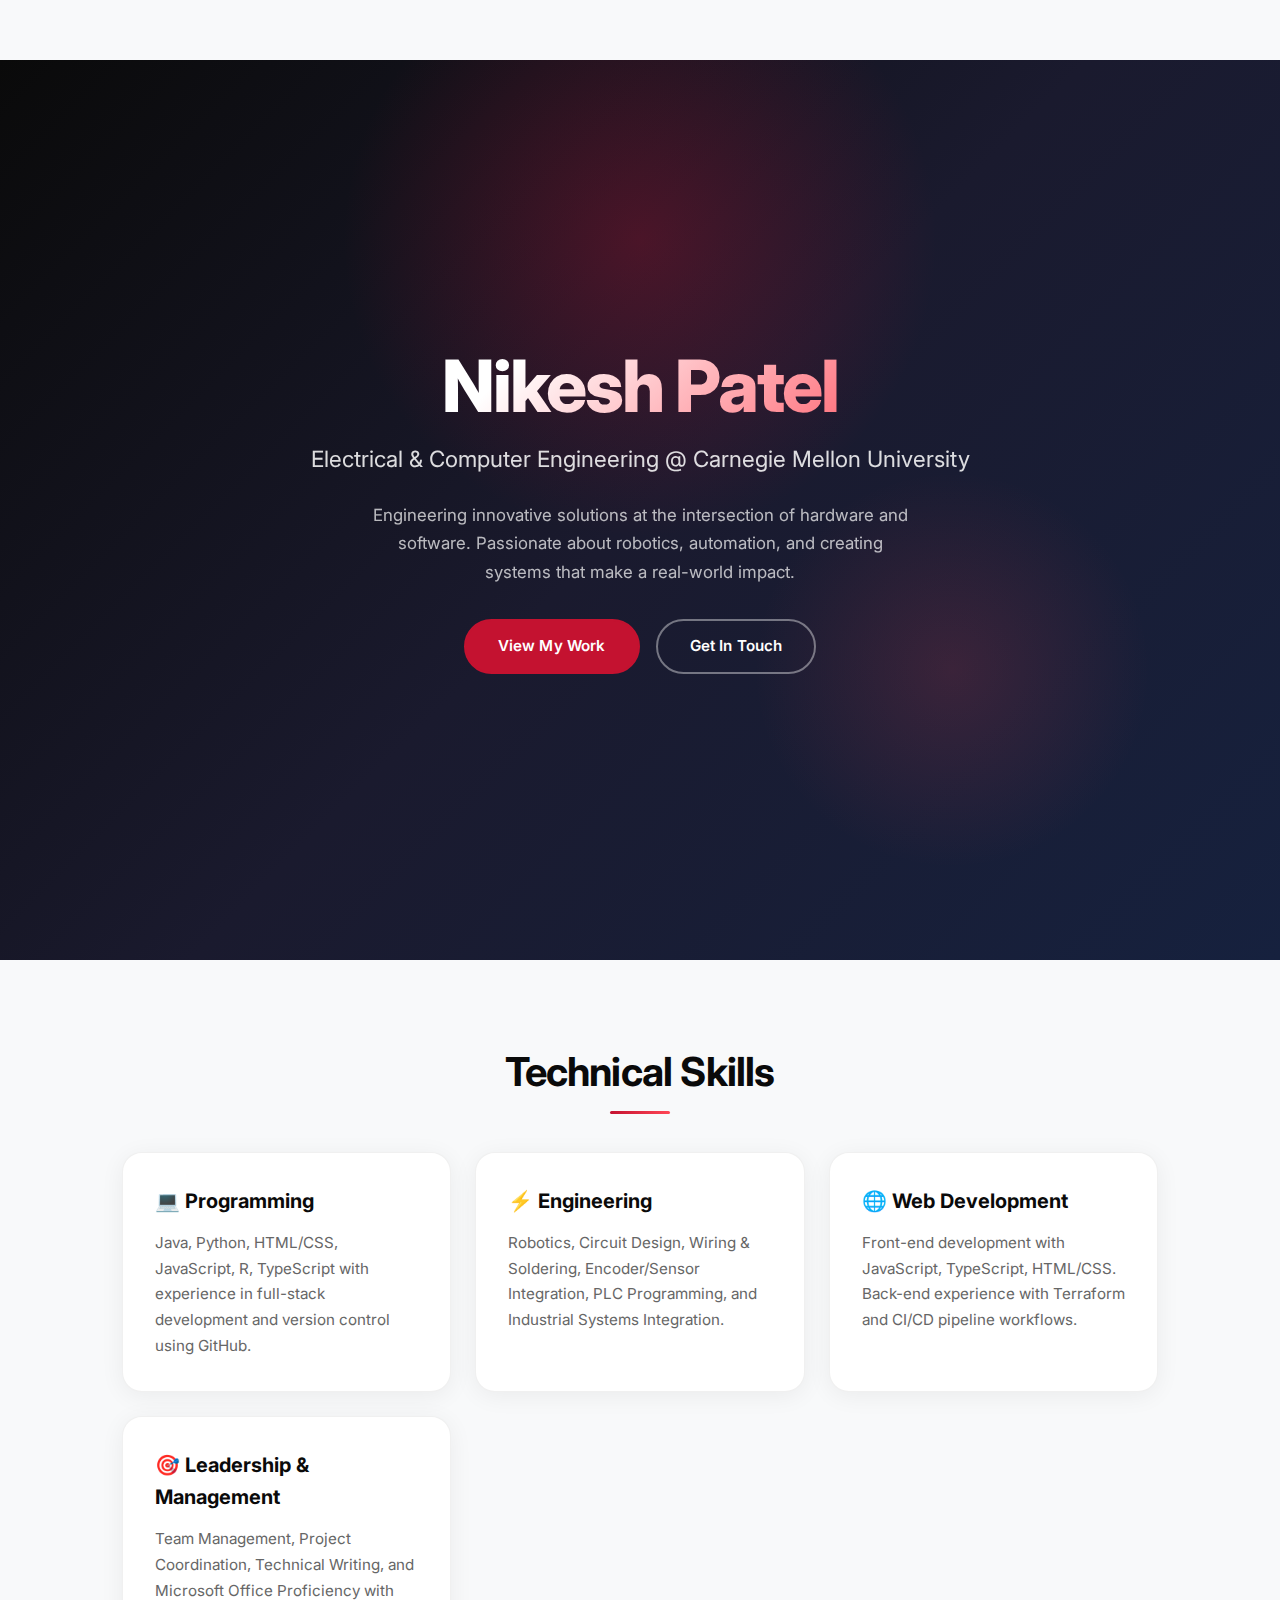
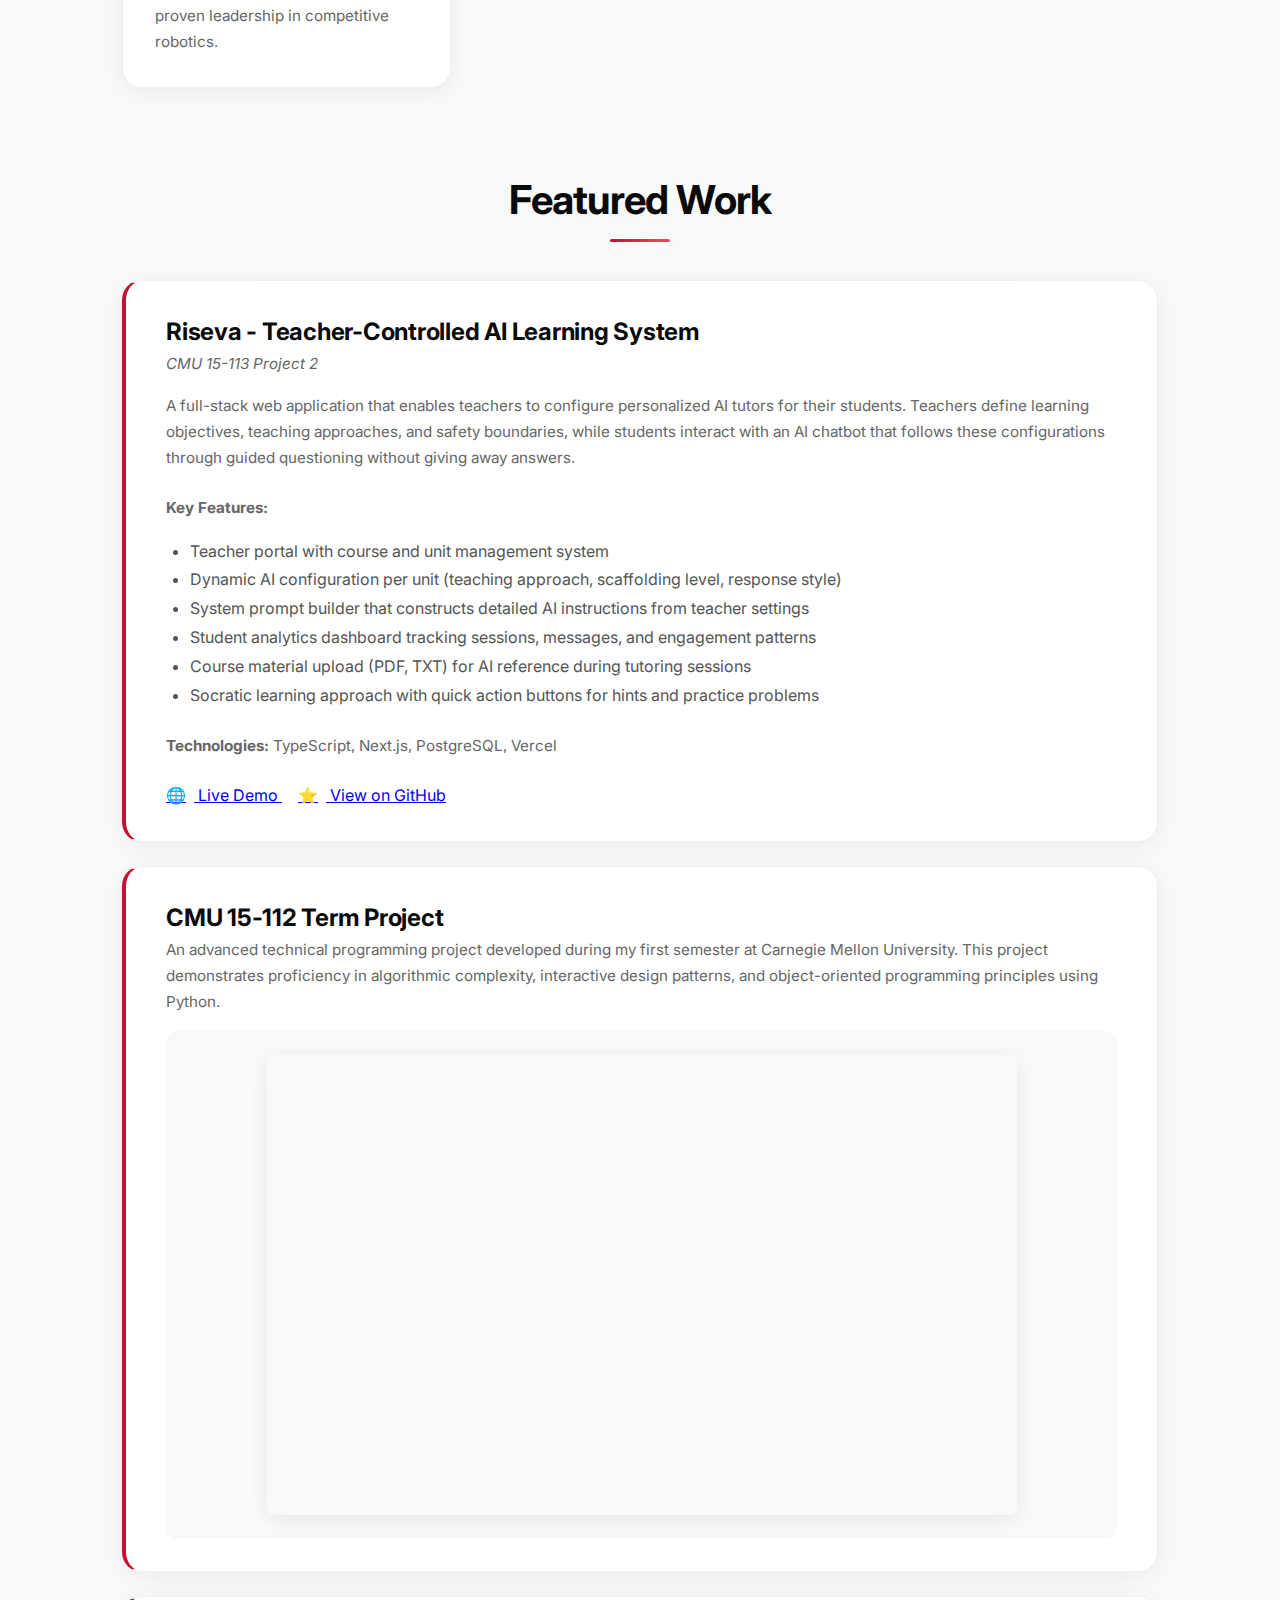
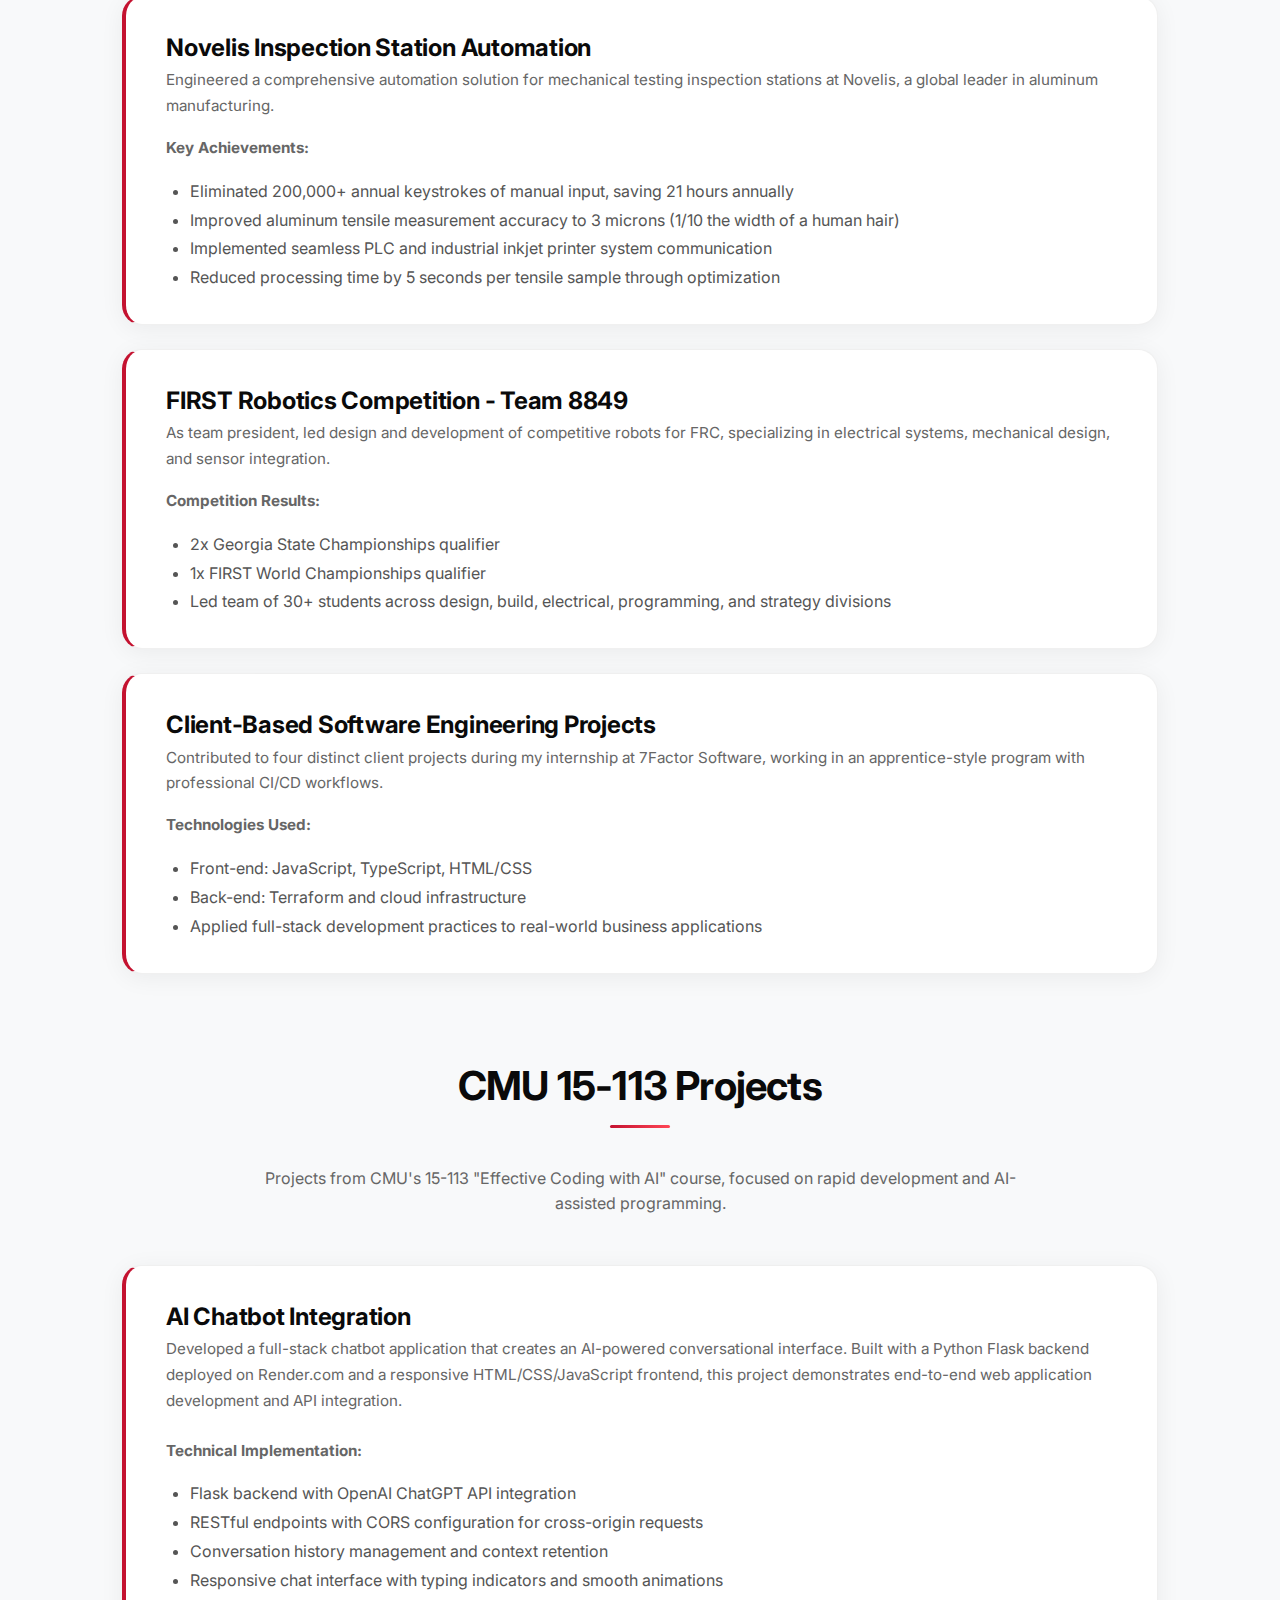
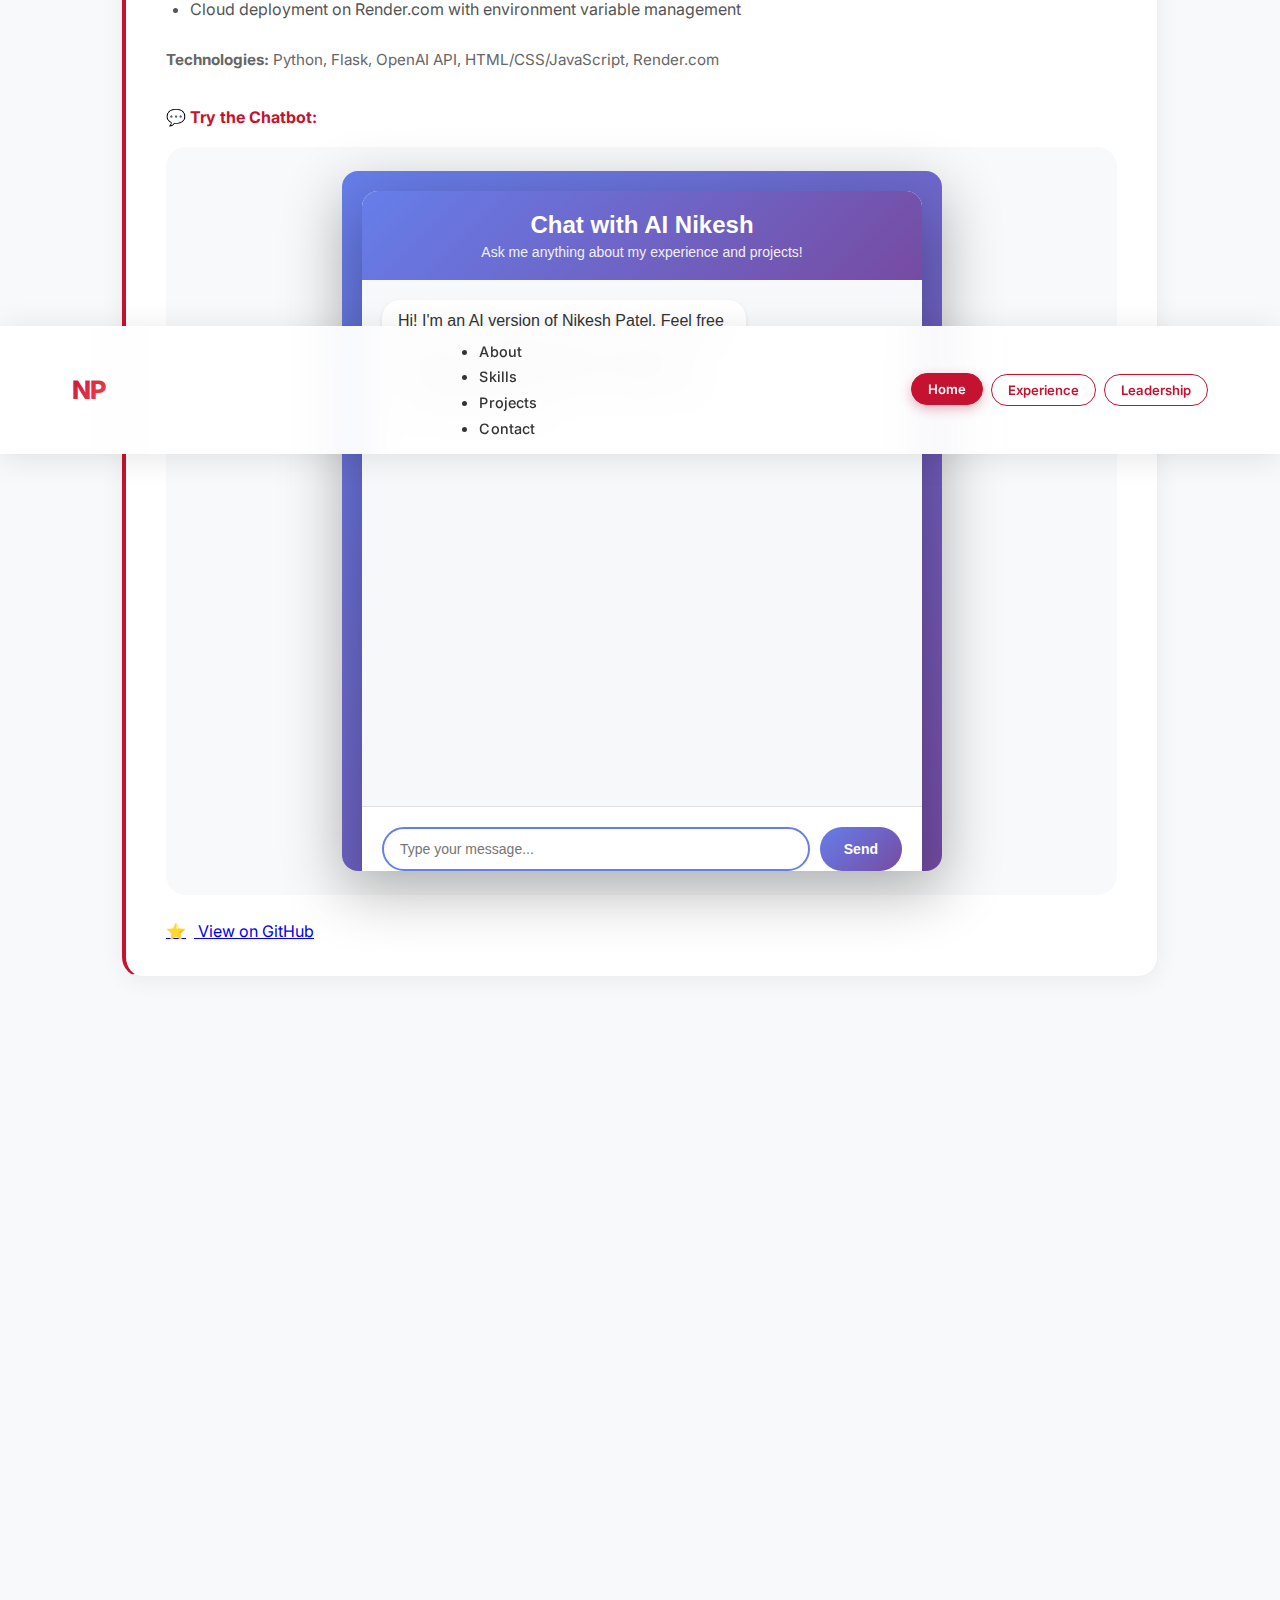
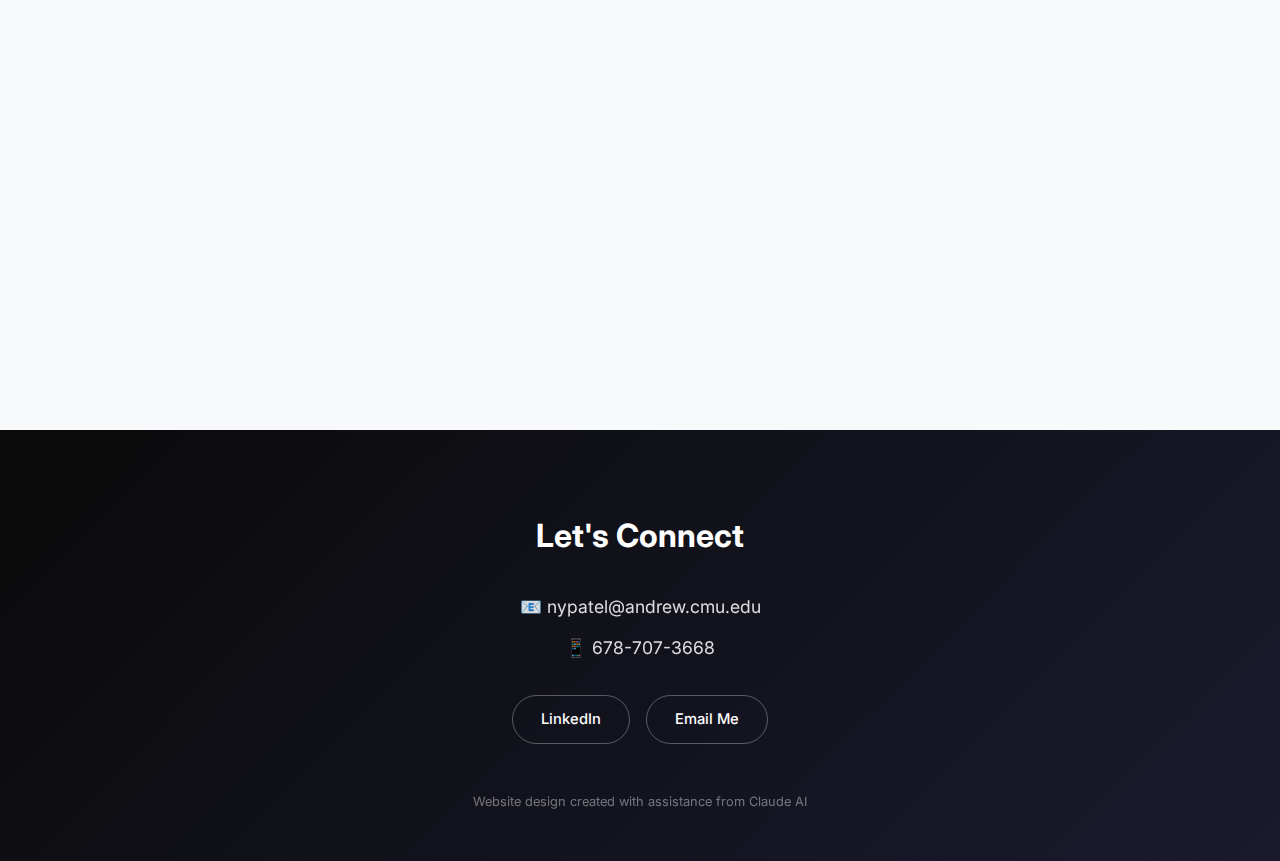
<file: index.html>
<!DOCTYPE html>
<html lang="en">
<head>
    <meta charset="UTF-8">
    <meta name="viewport" content="width=device-width, initial-scale=1.0">
    <title>Nikesh Patel | ECE Portfolio</title>
    <link rel="stylesheet" href="style.css">
</head>
<body>
<nav id="navbar">
    <div class="nav-container">
        <div class="logo" onclick="showPage('home')">NP</div>
        <button class="mobile-menu-btn">☰</button>
        <ul>
            <li><a href="#" onclick="scrollToSection('about')">About</a></li>
            <li><a href="#" onclick="scrollToSection('skills')">Skills</a></li>
            <li><a href="#" onclick="scrollToSection('projects')">Projects</a></li>
            <li><a href="#" onclick="scrollToSection('contact')">Contact</a></li>
        </ul>
        <div class="page-selector">
            <button class="page-btn active" onclick="showPage('home')">Home</button>
            <button class="page-btn" onclick="showPage('experience')">Experience</button>
            <button class="page-btn" onclick="showPage('leadership')">Leadership</button>
        </div>
    </div>
</nav>

<!-- Home Page -->
<div id="home" class="page active">
    <header id="about">
        <div class="hero-content">
            <h1>Nikesh Patel</h1>
            <p class="subtitle">Electrical & Computer Engineering @ Carnegie Mellon University</p>
            <p class="bio">Engineering innovative solutions at the intersection of hardware and software. Passionate about robotics, automation, and creating systems that make a real-world impact.</p>
            <div class="cta-buttons">
                <a href="#" onclick="scrollToSection('projects')" class="cta-btn cta-primary">View My Work</a>
                <a href="#" onclick="scrollToSection('contact')" class="cta-btn cta-secondary">Get In Touch</a>
            </div>
        </div>
    </header>

    <section id="skills">
        <h2>Technical Skills</h2>
        <div class="skills-grid">
            <div class="skill-card">
                <h3>💻 Programming</h3>
                <p>Java, Python, HTML/CSS, JavaScript, R, TypeScript with experience in full-stack development and version control using GitHub.</p>
            </div>
            <div class="skill-card">
                <h3>⚡ Engineering</h3>
                <p>Robotics, Circuit Design, Wiring & Soldering, Encoder/Sensor Integration, PLC Programming, and Industrial Systems Integration.</p>
            </div>
            <div class="skill-card">
                <h3>🌐 Web Development</h3>
                <p>Front-end development with JavaScript, TypeScript, HTML/CSS. Back-end experience with Terraform and CI/CD pipeline workflows.</p>
            </div>
            <div class="skill-card">
                <h3>🎯 Leadership & Management</h3>
                <p>Team Management, Project Coordination, Technical Writing, and Microsoft Office Proficiency with proven leadership in competitive robotics.</p>
            </div>
        </div>
    </section>

    <section id="projects">
        <h2>Featured Work</h2>

        <div class="project-card">
            <h3>Riseva - Teacher-Controlled AI Learning System</h3>
            <p><em>CMU 15-113 Project 2</em></p>
            <p>A full-stack web application that enables teachers to configure personalized AI tutors for their students. Teachers define learning objectives, teaching approaches, and safety boundaries, while students interact with an AI chatbot that follows these configurations through guided questioning without giving away answers.</p>

            <p style="margin-top: 1.5rem;"><strong>Key Features:</strong></p>
            <ul style="color: #555; line-height: 1.8; margin-left: 1.5rem; margin-top: 0.5rem;">
                <li>Teacher portal with course and unit management system</li>
                <li>Dynamic AI configuration per unit (teaching approach, scaffolding level, response style)</li>
                <li>System prompt builder that constructs detailed AI instructions from teacher settings</li>
                <li>Student analytics dashboard tracking sessions, messages, and engagement patterns</li>
                <li>Course material upload (PDF, TXT) for AI reference during tutoring sessions</li>
                <li>Socratic learning approach with quick action buttons for hints and practice problems</li>
            </ul>

            <p style="margin-top: 1.5rem;"><strong>Technologies:</strong> TypeScript, Next.js, PostgreSQL, Vercel</p>

            <div style="margin-top: 1.5rem;">
                <a href="https://test-seven-rouge-40.vercel.app" target="_blank" class="github-btn" style="margin-right: 1rem;">
                    <span style="margin-right: 0.5rem;">🌐</span> Live Demo
                </a>
                <a href="https://github.com/nypatel1/test.git" target="_blank" class="github-btn">
                    <span style="margin-right: 0.5rem;">⭐</span> View on GitHub
                </a>
            </div>
        </div>

        <div class="project-card">
            <h3>CMU 15-112 Term Project</h3>
            <p>An advanced technical programming project developed during my first semester at Carnegie Mellon University. This project demonstrates proficiency in algorithmic complexity, interactive design patterns, and object-oriented programming principles using Python.</p>
            <div class="iframe-container">
                <iframe width="750" height="460" src="https://academy.cs.cmu.edu/sharing/plumCamel562081/embed" frameborder="0"></iframe>
            </div>
        </div>

        <div class="project-card">
            <h3>Novelis Inspection Station Automation</h3>
            <p>Engineered a comprehensive automation solution for mechanical testing inspection stations at Novelis, a global leader in aluminum manufacturing.</p>
            <p><strong>Key Achievements:</strong></p>
            <ul style="color: #555; line-height: 1.8; margin-left: 1.5rem;">
                <li>Eliminated 200,000+ annual keystrokes of manual input, saving 21 hours annually</li>
                <li>Improved aluminum tensile measurement accuracy to 3 microns (1/10 the width of a human hair)</li>
                <li>Implemented seamless PLC and industrial inkjet printer system communication</li>
                <li>Reduced processing time by 5 seconds per tensile sample through optimization</li>
            </ul>
        </div>

        <div class="project-card">
            <h3>FIRST Robotics Competition - Team 8849</h3>
            <p>As team president, led design and development of competitive robots for FRC, specializing in electrical systems, mechanical design, and sensor integration.</p>
            <p><strong>Competition Results:</strong></p>
            <ul style="color: #555; line-height: 1.8; margin-left: 1.5rem;">
                <li>2x Georgia State Championships qualifier</li>
                <li>1x FIRST World Championships qualifier</li>
                <li>Led team of 30+ students across design, build, electrical, programming, and strategy divisions</li>
            </ul>
        </div>

        <div class="project-card">
            <h3>Client-Based Software Engineering Projects</h3>
            <p>Contributed to four distinct client projects during my internship at 7Factor Software, working in an apprentice-style program with professional CI/CD workflows.</p>
            <p><strong>Technologies Used:</strong></p>
            <ul style="color: #555; line-height: 1.8; margin-left: 1.5rem;">
                <li>Front-end: JavaScript, TypeScript, HTML/CSS</li>
                <li>Back-end: Terraform and cloud infrastructure</li>
                <li>Applied full-stack development practices to real-world business applications</li>
            </ul>
        </div>
    </section>

    <section id="cmu-projects">
        <h2>CMU 15-113 Projects</h2>
        <p style="text-align: center; color: #666; max-width: 800px; margin: 0 auto 3rem;">
            Projects from CMU's 15-113 "Effective Coding with AI" course, focused on rapid development and AI-assisted programming.
        </p>

        <div class="project-card">
            <h3>AI Chatbot Integration</h3>
            <p>Developed a full-stack chatbot application that creates an AI-powered conversational interface. Built with a Python Flask backend deployed on Render.com and a responsive HTML/CSS/JavaScript frontend, this project demonstrates end-to-end web application development and API integration.</p>

            <p style="margin-top: 1.5rem;"><strong>Technical Implementation:</strong></p>
            <ul style="color: #555; line-height: 1.8; margin-left: 1.5rem; margin-top: 0.5rem;">
                <li>Flask backend with OpenAI ChatGPT API integration</li>
                <li>RESTful endpoints with CORS configuration for cross-origin requests</li>
                <li>Conversation history management and context retention</li>
                <li>Responsive chat interface with typing indicators and smooth animations</li>
                <li>Cloud deployment on Render.com with environment variable management</li>
            </ul>

            <p style="margin-top: 1.5rem;"><strong>Technologies:</strong> Python, Flask, OpenAI API, HTML/CSS/JavaScript, Render.com</p>

            <div style="margin-top: 2rem; margin-bottom: 1.5rem;">
                <h4 style="color: var(--cmu-red); margin-bottom: 1rem;">💬 Try the Chatbot:</h4>
                <div class="chatbot-container">
                    <iframe
                            src="chat.html"
                            style="width: 100%; max-width: 600px; height: 700px; border: none; border-radius: 16px; box-shadow: 0 20px 60px rgba(0,0,0,0.3);"
                            title="AI Chatbot"
                    ></iframe>
                </div>
            </div>

            <div style="margin-top: 1.5rem;">
                <a href="#" onclick="alert('Add your GitHub link here: https://github.com/nypatel1/your-repo-name')" class="github-btn">
                    <span style="margin-right: 0.5rem;">⭐</span> View on GitHub
                </a>
            </div>
        </div>

        <div class="project-card">
            <h3>API Integration Project</h3>
            <p>Developed an interactive application that integrates a public API to fetch and display real-time data. This project demonstrates understanding of HTTP requests, JSON data parsing, API authentication, and creating user-friendly interfaces for external data sources.</p>

            <p style="margin-top: 1.5rem;"><strong>Key Skills:</strong></p>
            <ul style="color: #555; line-height: 1.8; margin-left: 1.5rem; margin-top: 0.5rem;">
                <li>RESTful API integration and endpoint management</li>
                <li>Secure API key handling with environment variables</li>
                <li>JSON data parsing and manipulation</li>
                <li>Interactive user interface with real-time data updates</li>
            </ul>

            <p style="margin-top: 1.5rem;"><strong>Technologies:</strong> Python, REST APIs, JSON, AI-Assisted Development</p>

            <div style="margin-top: 1.5rem;">
                <a href="https://github.com/nypatel1/15113-hw3-explore-an-api.git" target="_blank" class="github-btn">
                    <span style="margin-right: 0.5rem;">⭐</span> View on GitHub
                </a>
            </div>
        </div>

        <div class="project-card">
            <h3>1-Hour Crossy Road Challenge</h3>
            <p>A rapid development challenge where I recreated the core mechanics of Crossy Road in just one hour using Python and AI-assisted coding techniques. This project demonstrates quick problem-solving, efficient code implementation, and the ability to build functional games under tight time constraints.</p>

            <p style="margin-top: 1.5rem;"><strong>Features:</strong></p>
            <ul style="color: #555; line-height: 1.8; margin-left: 1.5rem; margin-top: 0.5rem;">
                <li>Player movement and collision detection</li>
                <li>Procedurally generated obstacles and traffic</li>
                <li>Score tracking and game-over mechanics</li>
                <li>Built entirely within a 60-minute timeframe</li>
            </ul>

            <p style="margin-top: 1.5rem;"><strong>Technologies:</strong> Python, AI-Assisted Development</p>

            <div style="margin-top: 1.5rem;">
                <a href="https://github.com/nypatel1/15113-hw2-crossy-road.git" target="_blank" class="github-btn">
                    <span style="margin-right: 0.5rem;">⭐</span> View on GitHub
                </a>
            </div>
        </div>
    </section>

    <footer id="contact">
        <h2>Let's Connect</h2>
        <p class="contact-info">📧 nypatel@andrew.cmu.edu</p>
        <p class="contact-info">📱 678-707-3668</p>
        <div class="social-links">
            <a href="https://www.linkedin.com/in/nikesh-patel1/" target="_blank">LinkedIn</a>
            <a href="mailto:nypatel@andrew.cmu.edu">Email Me</a>
        </div>
        <p class="ai-citation">Website design created with assistance from Claude AI</p>
    </footer>
</div>

<!-- Experience Page -->
<div id="experience" class="page">
    <header id="experience-hero">
        <div class="hero-content">
            <h1>Professional Experience</h1>
            <p class="subtitle">Building innovative solutions through internships and projects</p>
        </div>
    </header>

    <section>
        <h2>Work Experience</h2>
        <div class="timeline">
            <div class="timeline-item">
                <div class="timeline-content">
                    <h3>Engineering Intern - Novelis</h3>
                    <p class="timeline-date">May 2024 - July 2024 | Kennesaw, GA</p>
                    <p>Engineered and implemented a comprehensive solution for inspection stations used in extensive mechanical testing, optimizing performance and functionality.</p>
                    <ul style="margin-top: 1rem; color: #555;">
                        <li>Familiarized with PLC and industrial inkjet printer programs</li>
                        <li>Conducted thorough troubleshooting to identify and resolve system issues</li>
                        <li>Improved system performance and reliability through systematic optimization</li>
                        <li>Achieved 3-micron accuracy in aluminum tensile measurements</li>
                    </ul>
                </div>
            </div>

            <div class="timeline-item">
                <div class="timeline-content">
                    <h3>Software Engineering Intern - 7Factor Software</h3>
                    <p class="timeline-date">June 2023 - August 2023 | Atlanta, GA</p>
                    <p>Worked in-depth on client-based software engineering projects through a summer apprentice-style internship program with CI/CD pipeline flow.</p>
                    <ul style="margin-top: 1rem; color: #555;">
                        <li>Problem-solved through several real-life scenarios on four different client projects</li>
                        <li>Full-stack development with JavaScript, TypeScript, HTML/CSS (front-end)</li>
                        <li>Back-end development using Terraform and cloud technologies</li>
                        <li>Applied professional development practices in business applications</li>
                    </ul>
                </div>
            </div>
        </div>
    </section>

    <section>
        <h2>Education</h2>
        <div class="skills-grid">
            <div class="skill-card">
                <h3>Carnegie Mellon University</h3>
                <p class="timeline-date">Expected Graduation: May 2029</p>
                <p><strong>Bachelor of Science in Electrical and Computer Engineering</strong></p>
                <p style="margin-top: 1rem;"><strong>Relevant Courses:</strong></p>
                <ul style="margin-top: 0.5rem; color: #555;">
                    <li>15-112 Fundamentals of Programming and Computer Science</li>
                    <li>18-100 Introduction to Electrical and Computer Engineering</li>
                    <li>33-141 Physics I for Engineering</li>
                    <li>15-113 Effective Coding with AI</li>
                </ul>
            </div>

            <div class="skill-card">
                <h3>Innovation Academy STEM Magnet High School</h3>
                <p class="timeline-date">August 2021 - May 2025 | Alpharetta, GA</p>
                <p><strong>Honors & Awards:</strong></p>
                <ul style="margin-top: 0.5rem; color: #555;">
                    <li>AP Capstone Diploma Recipient</li>
                    <li>FIRST Dean's List Semi-Finalist Award</li>
                    <li>2x AP Scholar with Distinction Award</li>
                    <li>Dual Enrollment: Georgia Tech & Georgia State University</li>
                </ul>
            </div>
        </div>
    </section>

    <footer id="contact-experience">
        <h2>Interested in Collaborating?</h2>
        <p class="contact-info">I'm always open to discussing new projects and opportunities</p>
        <div class="social-links">
            <a href="https://www.linkedin.com/in/nikesh-patel1/" target="_blank">Connect on LinkedIn</a>
            <a href="mailto:nypatel@andrew.cmu.edu">Send an Email</a>
        </div>
        <p class="ai-citation">Website design created with assistance from Claude AI</p>
    </footer>
</div>

<!-- Leadership Page -->
<div id="leadership" class="page">
    <header id="leadership-hero">
        <div class="hero-content">
            <h1>Leadership & Activities</h1>
            <p class="subtitle">Leading teams and driving community impact</p>
        </div>
    </header>

    <section>
        <h2>Leadership Roles</h2>

        <div class="project-card">
            <h3>President - Storm Robotics, FRC Team 8849</h3>
            <p class="timeline-date">August 2021 - May 2025 | Alpharetta, GA</p>
            <p>Led FIRST Robotics Competition Team 8849 to multiple championship qualifications, managing collaborative execution across all technical and business divisions.</p>

            <p style="margin-top: 1.5rem;"><strong>Achievements:</strong></p>
            <ul style="color: #555; line-height: 1.8; margin-left: 1.5rem; margin-top: 0.5rem;">
                <li>2x State Championships qualifier</li>
                <li>1x World Championships qualifier</li>
                <li>Managed team of 30+ students across multiple departments</li>
                <li>Previously served as Lead of Electrical Systems (2022-2023 Season)</li>
            </ul>

            <p style="margin-top: 1.5rem;"><strong>Responsibilities:</strong></p>
            <ul style="color: #555; line-height: 1.8; margin-left: 1.5rem; margin-top: 0.5rem;">
                <li>Led design, build, electrical, programming, strategy, and business/outreach sub-teams</li>
                <li>Specialized in design, electrical, and mechanical systems</li>
                <li>Coordinated project timelines and resource allocation</li>
                <li>Fostered collaboration between technical and non-technical teams</li>
            </ul>
        </div>

        <div class="project-card">
            <h3>President - 21st Century Leaders, Innovation Academy Chapter</h3>
            <p class="timeline-date">August 2021 - May 2025 | Alpharetta, GA</p>
            <p>Led the Innovation Academy chapter of 50+ students, organizing major community service initiatives and leadership development programs.</p>

            <p style="margin-top: 1.5rem;"><strong>Impact:</strong></p>
            <ul style="color: #555; line-height: 1.8; margin-left: 1.5rem; margin-top: 0.5rem;">
                <li>Organized ~4 major community service projects annually</li>
                <li>Hosted 2 leadership forums each year</li>
                <li>Led STEM workshops at local middle schools</li>
                <li>Selected as one of 75 students across Georgia for the 2023 Summer Youth Leadership Institute at Emory University Goizueta Business School</li>
            </ul>
        </div>
    </section>

    <section>
        <h2>Skills Developed Through Leadership</h2>
        <div class="skills-grid">
            <div class="skill-card">
                <h3>🎯 Team Management</h3>
                <p>Led teams of 30+ members, coordinating cross-functional collaboration between technical and non-technical departments in high-pressure competitive environments.</p>
            </div>
            <div class="skill-card">
                <h3>📋 Project Coordination</h3>
                <p>Managed complex robotics projects from concept to competition, balancing tight deadlines with quality standards and resource constraints.</p>
            </div>
            <div class="skill-card">
                <h3>🤝 Community Engagement</h3>
                <p>Organized large-scale community service initiatives and STEM outreach programs, impacting hundreds of students across Georgia.</p>
            </div>
            <div class="skill-card">
                <h3>📢 Communication</h3>
                <p>Developed strong technical writing and presentation skills through competition documentation, grant proposals, and community presentations.</p>
            </div>
        </div>
    </section>

    <footer id="contact-leadership">
        <h2>Let's Build Something Together</h2>
        <p class="contact-info">Interested in collaboration or mentorship opportunities?</p>
        <div class="social-links">
            <a href="https://www.linkedin.com/in/nikesh-patel1/" target="_blank">LinkedIn</a>
            <a href="mailto:nypatel@andrew.cmu.edu">Email</a>
        </div>
        <p class="ai-citation">Website design created with assistance from Claude AI</p>
    </footer>
</div>

<script src="script.js"></script>
</body>
</html>
</file>
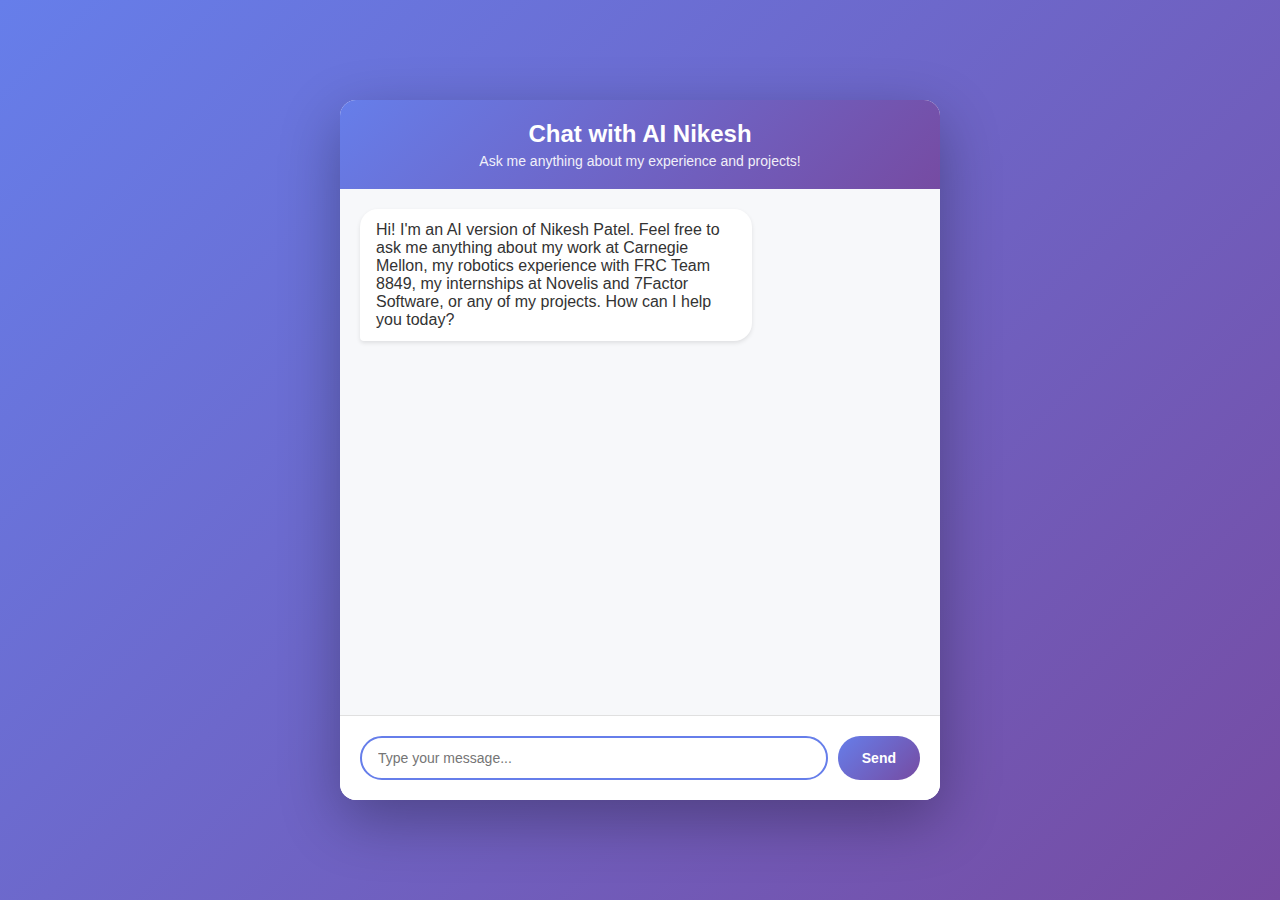
<file: chat.html>
<!DOCTYPE html>
<html lang="en">
<head>
    <meta charset="UTF-8">
    <meta name="viewport" content="width=device-width, initial-scale=1.0">
    <title>Chat with AI Me</title>
    <style>
        * {
            margin: 0;
            padding: 0;
            box-sizing: border-box;
        }

        body {
            font-family: -apple-system, BlinkMacSystemFont, 'Segoe UI', Roboto, Oxygen, Ubuntu, Cantarell, sans-serif;
            background: linear-gradient(135deg, #667eea 0%, #764ba2 100%);
            min-height: 100vh;
            display: flex;
            justify-content: center;
            align-items: center;
            padding: 20px;
        }

        .chat-container {
            background: white;
            border-radius: 16px;
            box-shadow: 0 20px 60px rgba(0, 0, 0, 0.3);
            width: 100%;
            max-width: 600px;
            height: 700px;
            display: flex;
            flex-direction: column;
            overflow: hidden;
        }

        .chat-header {
            background: linear-gradient(135deg, #667eea 0%, #764ba2 100%);
            color: white;
            padding: 20px;
            text-align: center;
        }

        .chat-header h1 {
            font-size: 24px;
            margin-bottom: 5px;
        }

        .chat-header p {
            font-size: 14px;
            opacity: 0.9;
        }

        .chat-messages {
            flex: 1;
            padding: 20px;
            overflow-y: auto;
            background: #f7f8fa;
        }

        .message {
            margin-bottom: 16px;
            display: flex;
            animation: fadeIn 0.3s ease-in;
        }

        @keyframes fadeIn {
            from {
                opacity: 0;
                transform: translateY(10px);
            }
            to {
                opacity: 1;
                transform: translateY(0);
            }
        }

        .message.user {
            justify-content: flex-end;
        }

        .message-content {
            max-width: 70%;
            padding: 12px 16px;
            border-radius: 18px;
            word-wrap: break-word;
        }

        .message.user .message-content {
            background: #667eea;
            color: white;
            border-bottom-right-radius: 4px;
        }

        .message.assistant .message-content {
            background: white;
            color: #333;
            border-bottom-left-radius: 4px;
            box-shadow: 0 2px 4px rgba(0, 0, 0, 0.1);
        }

        .chat-input-container {
            padding: 20px;
            background: white;
            border-top: 1px solid #e0e0e0;
        }

        .chat-input-form {
            display: flex;
            gap: 10px;
        }

        #messageInput {
            flex: 1;
            padding: 12px 16px;
            border: 2px solid #e0e0e0;
            border-radius: 24px;
            font-size: 14px;
            outline: none;
            transition: border-color 0.3s;
        }

        #messageInput:focus {
            border-color: #667eea;
        }

        #sendButton {
            padding: 12px 24px;
            background: linear-gradient(135deg, #667eea 0%, #764ba2 100%);
            color: white;
            border: none;
            border-radius: 24px;
            font-size: 14px;
            font-weight: 600;
            cursor: pointer;
            transition: transform 0.2s, box-shadow 0.2s;
        }

        #sendButton:hover:not(:disabled) {
            transform: translateY(-2px);
            box-shadow: 0 4px 12px rgba(102, 126, 234, 0.4);
        }

        #sendButton:disabled {
            opacity: 0.6;
            cursor: not-allowed;
        }

        .typing-indicator {
            display: none;
            align-items: center;
            gap: 4px;
            padding: 12px 16px;
            background: white;
            border-radius: 18px;
            width: fit-content;
            box-shadow: 0 2px 4px rgba(0, 0, 0, 0.1);
        }

        .typing-indicator.active {
            display: flex;
        }

        .typing-dot {
            width: 8px;
            height: 8px;
            background: #667eea;
            border-radius: 50%;
            animation: typing 1.4s infinite;
        }

        .typing-dot:nth-child(2) {
            animation-delay: 0.2s;
        }

        .typing-dot:nth-child(3) {
            animation-delay: 0.4s;
        }

        @keyframes typing {
            0%, 60%, 100% {
                transform: translateY(0);
            }
            30% {
                transform: translateY(-10px);
            }
        }

        .error-message {
            background: #fee;
            color: #c33;
            padding: 12px;
            border-radius: 8px;
            margin: 10px 20px;
            font-size: 14px;
        }
    </style>
</head>
<body>
    <div class="chat-container">
        <div class="chat-header">
            <h1>Chat with AI Nikesh</h1>
            <p>Ask me anything about my experience and projects!</p>
        </div>

        <div class="chat-messages" id="chatMessages">
            <div class="message assistant">
                <div class="message-content">
                    Hi! I'm an AI version of Nikesh Patel. Feel free to ask me anything about my work at Carnegie Mellon, my robotics experience with FRC Team 8849, my internships at Novelis and 7Factor Software, or any of my projects. How can I help you today?
                </div>
            </div>
        </div>

        <div class="chat-input-container">
            <form class="chat-input-form" id="chatForm">
                <input 
                    type="text" 
                    id="messageInput" 
                    placeholder="Type your message..." 
                    autocomplete="off"
                    required
                >
                <button type="submit" id="sendButton">Send</button>
            </form>
        </div>
    </div>

    <script>
        // Backend API URL
        const API_URL = 'https://one5113-hw4-backend-frontend-chatbot-api.onrender.com';
        
        const chatMessages = document.getElementById('chatMessages');
        const chatForm = document.getElementById('chatForm');
        const messageInput = document.getElementById('messageInput');
        const sendButton = document.getElementById('sendButton');
        
        // Store conversation history
        let conversationHistory = [];

        // Create typing indicator
        const typingIndicator = document.createElement('div');
        typingIndicator.className = 'message assistant';
        typingIndicator.innerHTML = `
            <div class="typing-indicator">
                <div class="typing-dot"></div>
                <div class="typing-dot"></div>
                <div class="typing-dot"></div>
            </div>
        `;

        function addMessage(content, role) {
            const messageDiv = document.createElement('div');
            messageDiv.className = `message ${role}`;
            
            const contentDiv = document.createElement('div');
            contentDiv.className = 'message-content';
            contentDiv.textContent = content;
            
            messageDiv.appendChild(contentDiv);
            chatMessages.appendChild(messageDiv);
            
            // Scroll to bottom
            chatMessages.scrollTop = chatMessages.scrollHeight;
        }

        function showTypingIndicator() {
            chatMessages.appendChild(typingIndicator);
            typingIndicator.querySelector('.typing-indicator').classList.add('active');
            chatMessages.scrollTop = chatMessages.scrollHeight;
        }

        function hideTypingIndicator() {
            if (typingIndicator.parentNode) {
                typingIndicator.querySelector('.typing-indicator').classList.remove('active');
                typingIndicator.remove();
            }
        }

        function showError(message) {
            const errorDiv = document.createElement('div');
            errorDiv.className = 'error-message';
            errorDiv.textContent = message;
            chatMessages.appendChild(errorDiv);
            chatMessages.scrollTop = chatMessages.scrollHeight;
            
            setTimeout(() => errorDiv.remove(), 5000);
        }

        async function sendMessage(message) {
            // Disable input while processing
            messageInput.disabled = true;
            sendButton.disabled = true;

            try {
                showTypingIndicator();

                console.log('Sending request to:', `${API_URL}/chat`);

                const response = await fetch(`${API_URL}/chat`, {
                    method: 'POST',
                    headers: {
                        'Content-Type': 'application/json',
                    },
                    body: JSON.stringify({
                        message: message,
                        history: conversationHistory
                    })
                });

                console.log('Response status:', response.status);

                hideTypingIndicator();

                if (!response.ok) {
                    const errorText = await response.text();
                    console.error('Error response:', errorText);
                    throw new Error(`Server error: ${response.status}`);
                }

                const data = await response.json();
                console.log('Response data:', data);

                if (data.success) {
                    addMessage(data.message, 'assistant');
                    
                    // Update conversation history
                    conversationHistory.push(
                        { role: 'user', content: message },
                        { role: 'assistant', content: data.message }
                    );
                    
                    // Keep only last 10 exchanges (20 messages) to avoid token limits
                    if (conversationHistory.length > 20) {
                        conversationHistory = conversationHistory.slice(-20);
                    }
                } else {
                    throw new Error(data.error || 'Unknown error');
                }
            } catch (error) {
                hideTypingIndicator();
                console.error('Error:', error);
                showError('Sorry, there was an error processing your message. Please try again.');
            } finally {
                // Re-enable input
                messageInput.disabled = false;
                sendButton.disabled = false;
                messageInput.focus();
            }
        }

        chatForm.addEventListener('submit', async (e) => {
            e.preventDefault();
            
            const message = messageInput.value.trim();
            if (!message) return;

            // Add user message to chat
            addMessage(message, 'user');
            messageInput.value = '';

            // Send to backend
            await sendMessage(message);
        });

        // Focus input on load
        messageInput.focus();
    </script>
</body>
</html>
</file>
<file: style.css>
@import url('https://fonts.googleapis.com/css2?family=Inter:wght@300;400;500;600;700;800&display=swap');

/* ===== CSS Custom Properties ===== */
:root {
    --cmu-red: #c41230;
    --cmu-red-light: rgba(196, 18, 48, 0.1);
    --cmu-red-glow: rgba(196, 18, 48, 0.3);
    --accent: #ff4655;
    --dark: #0a0a0a;
    --gray: #2a2a2a;
    --light-gray: #f8f9fa;
    --text: #333;
    --text-muted: #666;
    --card-bg: #ffffff;
    --card-border: rgba(0, 0, 0, 0.06);
    --card-shadow: 0 4px 24px rgba(0, 0, 0, 0.06);
    --card-shadow-hover: 0 12px 40px rgba(0, 0, 0, 0.12);
    --nav-bg: rgba(255, 255, 255, 0.92);
    --body-bg: #f8f9fa;
    --hero-gradient: linear-gradient(135deg, #0a0a0a 0%, #1a1a2e 50%, #16213e 100%);
    --footer-gradient: linear-gradient(135deg, #0a0a0a 0%, #1a1a2e 100%);
    --section-bg: transparent;
    --font-family: 'Inter', -apple-system, BlinkMacSystemFont, 'Segoe UI', Roboto, sans-serif;
    --transition-fast: 0.2s ease;
    --transition-base: 0.3s ease;
    --transition-slow: 0.5s ease;
    --border-radius-sm: 8px;
    --border-radius-md: 12px;
    --border-radius-lg: 20px;
    --border-radius-pill: 50px;
}

/* ===== Dark Mode ===== */
[data-theme="dark"] {
    --dark: #f0f0f0;
    --text: #e0e0e0;
    --text-muted: #aaa;
    --card-bg: #1e1e2e;
    --card-border: rgba(255, 255, 255, 0.08);
    --card-shadow: 0 4px 24px rgba(0, 0, 0, 0.3);
    --card-shadow-hover: 0 12px 40px rgba(0, 0, 0, 0.5);
    --nav-bg: rgba(30, 30, 46, 0.95);
    --body-bg: #11111b;
    --light-gray: #11111b;
    --hero-gradient: linear-gradient(135deg, #0a0a0a 0%, #11111b 50%, #0d1117 100%);
    --footer-gradient: linear-gradient(135deg, #0a0a0a 0%, #11111b 100%);
    --section-bg: transparent;
    --cmu-red-light: rgba(196, 18, 48, 0.15);
}

[data-theme="dark"] nav a {
    color: var(--text);
}

[data-theme="dark"] .project-card p,
[data-theme="dark"] .project-features ul li,
[data-theme="dark"] .timeline-list li,
[data-theme="dark"] .skill-card p {
    color: var(--text-muted);
}

[data-theme="dark"] .iframe-container,
[data-theme="dark"] .chatbot-container {
    background: #181825;
}

[data-theme="dark"] .project-btn.btn-github {
    background: var(--card-bg);
    border-color: var(--text-muted);
    color: var(--text);
}

[data-theme="dark"] .tech-tag {
    background: rgba(196, 18, 48, 0.2);
    color: #ff6b7a;
}

[data-theme="dark"] .timeline-content {
    background: var(--card-bg);
}

[data-theme="dark"] .section-subtitle {
    color: var(--text-muted);
}

/* ===== Global Reset ===== */
*,
*::before,
*::after {
    margin: 0;
    padding: 0;
    box-sizing: border-box;
}

html {
    scroll-behavior: smooth;
}

body {
    font-family: var(--font-family);
    line-height: 1.6;
    color: var(--text);
    background: var(--body-bg);
    overflow-x: hidden;
    -webkit-font-smoothing: antialiased;
    -moz-osx-font-smoothing: grayscale;
    transition: background-color var(--transition-base), color var(--transition-base);
}

/* ===== Navigation ===== */
nav {
    position: fixed;
    top: 0;
    width: 100%;
    background: var(--nav-bg);
    backdrop-filter: blur(20px);
    -webkit-backdrop-filter: blur(20px);
    box-shadow: 0 1px 0 var(--card-border);
    z-index: 1000;
    transition: all var(--transition-base);
}

nav.scrolled {
    box-shadow: 0 4px 30px rgba(0, 0, 0, 0.1);
}

.nav-container {
    max-width: 1200px;
    margin: 0 auto;
    display: flex;
    justify-content: space-between;
    align-items: center;
    padding: 0.8rem 2rem;
}

.logo {
    font-size: 1.6rem;
    font-weight: 800;
    background: linear-gradient(135deg, var(--cmu-red), var(--accent));
    -webkit-background-clip: text;
    -webkit-text-fill-color: transparent;
    background-clip: text;
    cursor: pointer;
    transition: transform var(--transition-fast);
    letter-spacing: -0.02em;
    user-select: none;
}

.logo:hover {
    transform: scale(1.08);
}

.nav-links {
    display: flex;
    list-style: none;
    gap: 2rem;
}

nav a {
    text-decoration: none;
    color: var(--text);
    font-weight: 500;
    font-size: 0.9rem;
    position: relative;
    transition: color var(--transition-fast);
    letter-spacing: 0.01em;
}

nav a::after {
    content: '';
    position: absolute;
    bottom: -4px;
    left: 0;
    width: 0;
    height: 2px;
    background: linear-gradient(90deg, var(--cmu-red), var(--accent));
    transition: width var(--transition-base);
    border-radius: 2px;
}

nav a:hover {
    color: var(--cmu-red);
}

nav a:hover::after {
    width: 100%;
}

.page-selector {
    display: flex;
    gap: 0.5rem;
}

.page-btn {
    padding: 0.45rem 1rem;
    background: transparent;
    border: 1.5px solid var(--cmu-red);
    color: var(--cmu-red);
    border-radius: var(--border-radius-pill);
    cursor: pointer;
    font-weight: 600;
    font-size: 0.82rem;
    font-family: var(--font-family);
    transition: all var(--transition-base);
    white-space: nowrap;
}

.page-btn:hover,
.page-btn.active {
    background: var(--cmu-red);
    color: white;
    transform: translateY(-1px);
    box-shadow: 0 4px 12px var(--cmu-red-glow);
}

/* Theme Toggle */
.theme-toggle {
    background: none;
    border: 1.5px solid var(--card-border);
    border-radius: 50%;
    width: 36px;
    height: 36px;
    display: flex;
    align-items: center;
    justify-content: center;
    cursor: pointer;
    transition: all var(--transition-base);
    font-size: 1.1rem;
    color: var(--text);
}

.theme-toggle:hover {
    border-color: var(--cmu-red);
    background: var(--cmu-red-light);
    transform: rotate(20deg);
}

/* Mobile Menu Button */
.mobile-menu-btn {
    display: none;
    flex-direction: column;
    justify-content: center;
    gap: 5px;
    background: none;
    border: none;
    cursor: pointer;
    padding: 8px;
    z-index: 1001;
}

.hamburger-line {
    display: block;
    width: 24px;
    height: 2px;
    background: var(--text);
    border-radius: 2px;
    transition: all var(--transition-base);
}

.mobile-menu-btn.active .hamburger-line:nth-child(1) {
    transform: translateY(7px) rotate(45deg);
}

.mobile-menu-btn.active .hamburger-line:nth-child(2) {
    opacity: 0;
    transform: translateX(-10px);
}

.mobile-menu-btn.active .hamburger-line:nth-child(3) {
    transform: translateY(-7px) rotate(-45deg);
}

/* Mobile Nav Dropdown */
.mobile-nav {
    display: none;
    background: var(--nav-bg);
    backdrop-filter: blur(20px);
    -webkit-backdrop-filter: blur(20px);
    padding: 1rem 2rem 1.5rem;
    border-top: 1px solid var(--card-border);
}

.mobile-nav.open {
    display: block;
    animation: slideDown 0.3s ease;
}

@keyframes slideDown {
    from { opacity: 0; transform: translateY(-10px); }
    to { opacity: 1; transform: translateY(0); }
}

.mobile-nav ul {
    list-style: none;
    margin-bottom: 1rem;
}

.mobile-nav ul li {
    padding: 0.6rem 0;
}

.mobile-nav a {
    font-size: 1rem;
}

.mobile-page-selector {
    display: flex;
    gap: 0.5rem;
    flex-wrap: wrap;
}

/* ===== Page Container ===== */
.page {
    display: none;
    animation: fadeIn 0.5s ease;
}

.page.active {
    display: block;
}

@keyframes fadeIn {
    from { opacity: 0; transform: translateY(15px); }
    to { opacity: 1; transform: translateY(0); }
}

/* ===== Hero Section ===== */
header {
    min-height: 100vh;
    display: flex;
    flex-direction: column;
    align-items: center;
    justify-content: center;
    background: var(--hero-gradient);
    position: relative;
    overflow: hidden;
    margin-top: 60px;
}

header::before {
    content: '';
    position: absolute;
    width: 600px;
    height: 600px;
    background: radial-gradient(circle, var(--cmu-red-glow) 0%, transparent 70%);
    top: 20%;
    left: 50%;
    transform: translate(-50%, -50%);
    animation: heroPulse 6s ease-in-out infinite;
    pointer-events: none;
}

header::after {
    content: '';
    position: absolute;
    width: 400px;
    height: 400px;
    background: radial-gradient(circle, rgba(255, 70, 85, 0.15) 0%, transparent 70%);
    bottom: 10%;
    right: 10%;
    animation: heroPulse 8s ease-in-out infinite reverse;
    pointer-events: none;
}

@keyframes heroPulse {
    0%, 100% { transform: translate(-50%, -50%) scale(1); opacity: 0.6; }
    50% { transform: translate(-50%, -50%) scale(1.2); opacity: 1; }
}

.hero-content {
    text-align: center;
    color: white;
    z-index: 1;
    padding: 2rem;
    max-width: 800px;
}

.hero-greeting {
    font-size: 1.1rem;
    font-weight: 400;
    letter-spacing: 0.15em;
    text-transform: uppercase;
    opacity: 0.7;
    margin-bottom: 0.5rem;
    animation: slideInDown 0.6s ease 0.1s both;
}

.hero-content h1 {
    font-size: clamp(2.5rem, 8vw, 4.5rem);
    font-weight: 800;
    margin-bottom: 1rem;
    background: linear-gradient(135deg, #ffffff 30%, var(--accent) 100%);
    -webkit-background-clip: text;
    -webkit-text-fill-color: transparent;
    background-clip: text;
    animation: slideInDown 0.6s ease 0.2s both;
    letter-spacing: -0.03em;
    line-height: 1.1;
}

@keyframes slideInDown {
    from { opacity: 0; transform: translateY(-30px); }
    to { opacity: 1; transform: translateY(0); }
}

.hero-content .subtitle {
    font-size: clamp(1rem, 2.5vw, 1.4rem);
    margin-bottom: 0.5rem;
    opacity: 0.85;
    font-weight: 400;
    animation: slideInUp 0.6s ease 0.3s both;
}

@keyframes slideInUp {
    from { opacity: 0; transform: translateY(20px); }
    to { opacity: 1; transform: translateY(0); }
}

.hero-content .bio {
    font-size: 1.05rem;
    max-width: 550px;
    margin: 1.5rem auto;
    opacity: 0.7;
    line-height: 1.7;
    animation: slideInUp 0.6s ease 0.4s both;
}

.cta-buttons {
    display: flex;
    gap: 1rem;
    justify-content: center;
    margin-top: 2rem;
    animation: slideInUp 0.6s ease 0.5s both;
}

.cta-btn {
    padding: 0.85rem 2rem;
    border-radius: var(--border-radius-pill);
    text-decoration: none;
    font-weight: 600;
    font-size: 0.95rem;
    transition: all var(--transition-base);
    cursor: pointer;
    letter-spacing: 0.01em;
}

.cta-primary {
    background: var(--cmu-red);
    color: white;
    border: 2px solid var(--cmu-red);
}

.cta-primary:hover {
    background: transparent;
    transform: translateY(-2px);
    box-shadow: 0 8px 25px var(--cmu-red-glow);
}

.cta-secondary {
    background: transparent;
    color: white;
    border: 2px solid rgba(255, 255, 255, 0.4);
}

.cta-secondary:hover {
    border-color: white;
    background: rgba(255, 255, 255, 0.1);
    transform: translateY(-2px);
}

/* Scroll Indicator */
.hero-scroll-indicator {
    position: absolute;
    bottom: 2rem;
    display: flex;
    flex-direction: column;
    align-items: center;
    gap: 0.5rem;
    color: rgba(255, 255, 255, 0.4);
    font-size: 0.75rem;
    letter-spacing: 0.15em;
    text-transform: uppercase;
    animation: fadeInBounce 1s ease 1.5s both;
}

.scroll-arrow {
    width: 1px;
    height: 30px;
    background: linear-gradient(to bottom, rgba(255, 255, 255, 0.4), transparent);
    animation: scrollBounce 2s ease-in-out infinite;
}

@keyframes fadeInBounce {
    from { opacity: 0; }
    to { opacity: 1; }
}

@keyframes scrollBounce {
    0%, 100% { transform: translateY(0); opacity: 1; }
    50% { transform: translateY(10px); opacity: 0.3; }
}

/* ===== Section Styling ===== */
section {
    max-width: 1100px;
    margin: 5rem auto;
    padding: 0 2rem;
}

section h2 {
    font-size: clamp(1.8rem, 4vw, 2.5rem);
    margin-bottom: 3rem;
    text-align: center;
    position: relative;
    color: var(--dark);
    font-weight: 700;
    letter-spacing: -0.02em;
}

section h2::after {
    content: '';
    position: absolute;
    bottom: -10px;
    left: 50%;
    transform: translateX(-50%);
    width: 60px;
    height: 3px;
    background: linear-gradient(90deg, var(--cmu-red), var(--accent));
    border-radius: 2px;
}

.section-subtitle {
    text-align: center;
    color: var(--text-muted);
    max-width: 700px;
    margin: -1.5rem auto 3rem;
    font-size: 1rem;
    line-height: 1.6;
}

/* ===== Skills Grid ===== */
.skills-grid {
    display: grid;
    grid-template-columns: repeat(auto-fit, minmax(260px, 1fr));
    gap: 1.5rem;
}

.skill-card {
    background: var(--card-bg);
    padding: 2rem;
    border-radius: var(--border-radius-lg);
    box-shadow: var(--card-shadow);
    transition: all var(--transition-base);
    border: 1px solid var(--card-border);
    position: relative;
    overflow: hidden;
}

.skill-card::before {
    content: '';
    position: absolute;
    top: 0;
    left: 0;
    width: 100%;
    height: 3px;
    background: linear-gradient(90deg, var(--cmu-red), var(--accent));
    transform: scaleX(0);
    transform-origin: left;
    transition: transform var(--transition-base);
}

.skill-card:hover {
    transform: translateY(-6px);
    box-shadow: var(--card-shadow-hover);
}

.skill-card:hover::before {
    transform: scaleX(1);
}

.skill-icon {
    font-size: 2rem;
    margin-bottom: 1rem;
}

.skill-card h3 {
    color: var(--dark);
    margin-bottom: 0.8rem;
    font-size: 1.25rem;
    font-weight: 700;
}

.skill-card p {
    color: var(--text-muted);
    line-height: 1.7;
    font-size: 0.95rem;
}

/* ===== Project Cards ===== */
.project-card {
    background: var(--card-bg);
    margin: 1.5rem 0;
    padding: 2rem 2.5rem;
    border-radius: var(--border-radius-lg);
    box-shadow: var(--card-shadow);
    transition: all var(--transition-base);
    border: 1px solid var(--card-border);
    border-left: 4px solid var(--cmu-red);
}

.project-card:hover {
    box-shadow: var(--card-shadow-hover);
    transform: translateX(6px);
    border-left-color: var(--accent);
}

.project-header {
    display: flex;
    align-items: center;
    gap: 1rem;
    flex-wrap: wrap;
    margin-bottom: 0.5rem;
}

.project-card h3 {
    color: var(--dark);
    font-size: 1.5rem;
    font-weight: 700;
    letter-spacing: -0.01em;
    margin-bottom: 0;
}

.project-badge {
    display: inline-block;
    background: var(--cmu-red-light);
    color: var(--cmu-red);
    font-size: 0.75rem;
    font-weight: 700;
    padding: 0.25rem 0.75rem;
    border-radius: var(--border-radius-pill);
    letter-spacing: 0.02em;
    text-transform: uppercase;
    white-space: nowrap;
}

.project-card > p {
    color: var(--text-muted);
    margin-bottom: 1rem;
    line-height: 1.7;
    font-size: 0.95rem;
}

/* Project Features */
.project-features {
    margin-top: 1.25rem;
}

.features-heading {
    font-weight: 600;
    color: var(--dark);
    font-size: 0.95rem;
    margin-bottom: 0.5rem;
}

.project-features ul {
    list-style: none;
    margin-left: 0;
}

.project-features ul li {
    color: var(--text-muted);
    line-height: 1.8;
    font-size: 0.92rem;
    padding-left: 1.25rem;
    position: relative;
}

.project-features ul li::before {
    content: '';
    position: absolute;
    left: 0;
    top: 0.65em;
    width: 6px;
    height: 6px;
    background: var(--cmu-red);
    border-radius: 50%;
}

/* Tech Tags */
.project-tech {
    display: flex;
    flex-wrap: wrap;
    gap: 0.5rem;
    margin-top: 1.25rem;
}

.tech-tag {
    display: inline-block;
    background: var(--cmu-red-light);
    color: var(--cmu-red);
    font-size: 0.78rem;
    font-weight: 600;
    padding: 0.3rem 0.75rem;
    border-radius: var(--border-radius-pill);
    letter-spacing: 0.01em;
}

/* Project Links */
.project-links {
    display: flex;
    flex-wrap: wrap;
    gap: 0.75rem;
    margin-top: 1.5rem;
}

.project-btn {
    display: inline-flex;
    align-items: center;
    gap: 0.4rem;
    padding: 0.6rem 1.25rem;
    text-decoration: none;
    border-radius: var(--border-radius-sm);
    font-weight: 600;
    font-size: 0.88rem;
    transition: all var(--transition-base);
    border: 1.5px solid transparent;
}

.btn-demo {
    background: var(--cmu-red);
    color: white;
    border-color: var(--cmu-red);
}

.btn-demo:hover {
    background: transparent;
    color: var(--cmu-red);
    transform: translateY(-2px);
    box-shadow: 0 4px 15px var(--cmu-red-glow);
}

.btn-github {
    background: var(--dark);
    color: white;
    border-color: var(--dark);
}

.btn-github:hover {
    background: transparent;
    color: var(--dark);
    transform: translateY(-2px);
    box-shadow: 0 4px 15px rgba(0, 0, 0, 0.15);
}

/* Iframe Container */
.iframe-container {
    display: flex;
    justify-content: center;
    padding: 1.5rem;
    background: var(--light-gray);
    border-radius: var(--border-radius-md);
    margin-top: 1rem;
    overflow-x: auto;
}

iframe {
    border-radius: var(--border-radius-sm);
    border: none;
    max-width: 100%;
    box-shadow: 0 4px 20px rgba(0, 0, 0, 0.08);
}

/* Chatbot Section */
.chatbot-section {
    margin-top: 1.5rem;
}

.chatbot-heading {
    color: var(--cmu-red);
    margin-bottom: 1rem;
    font-size: 1.1rem;
    font-weight: 600;
}

.chatbot-container {
    display: flex;
    justify-content: center;
    align-items: center;
    padding: 1.5rem;
    background: var(--light-gray);
    border-radius: var(--border-radius-lg);
    margin: 0.5rem 0;
}

.chatbot-container iframe {
    display: block;
    margin: 0 auto;
    width: 100%;
    max-width: 600px;
    height: 700px;
    border: none;
    border-radius: 16px;
    box-shadow: 0 10px 40px rgba(0, 0, 0, 0.15);
}

/* ===== Footer / Contact ===== */
footer {
    background: var(--footer-gradient);
    color: white;
    padding: 5rem 2rem 3rem;
    text-align: center;
}

footer h2 {
    color: white;
    margin-bottom: 2rem;
    font-size: 2rem;
    font-weight: 700;
}

footer h2::after {
    background: linear-gradient(90deg, rgba(255, 255, 255, 0.8), var(--accent));
}

.contact-info {
    font-size: 1.1rem;
    margin: 0.8rem 0;
    opacity: 0.85;
}

.social-links {
    display: flex;
    gap: 1rem;
    justify-content: center;
    flex-wrap: wrap;
    margin-top: 2rem;
}

.social-links a {
    color: white;
    text-decoration: none;
    padding: 0.75rem 1.75rem;
    border: 1.5px solid rgba(255, 255, 255, 0.3);
    border-radius: var(--border-radius-pill);
    transition: all var(--transition-base);
    font-weight: 500;
    font-size: 0.92rem;
}

.social-links a:hover {
    background: white;
    color: var(--gray);
    transform: translateY(-3px);
    box-shadow: 0 8px 25px rgba(255, 255, 255, 0.2);
    border-color: white;
}

.ai-citation {
    margin-top: 3rem;
    font-size: 0.8rem;
    opacity: 0.4;
    color: white;
}

/* ===== Timeline (Experience Page) ===== */
.timeline {
    position: relative;
    padding: 2rem 0;
}

.timeline::before {
    content: '';
    position: absolute;
    left: 50%;
    transform: translateX(-50%);
    width: 2px;
    height: 100%;
    background: linear-gradient(180deg, var(--cmu-red), var(--accent), transparent);
}

.timeline-item {
    margin: 3rem 0;
    position: relative;
}

.timeline-dot {
    position: absolute;
    left: 50%;
    transform: translate(-50%, 0);
    width: 14px;
    height: 14px;
    background: var(--cmu-red);
    border-radius: 50%;
    border: 3px solid var(--body-bg);
    z-index: 1;
    box-shadow: 0 0 0 4px var(--cmu-red-light);
}

.timeline-content {
    background: var(--card-bg);
    padding: 2rem;
    border-radius: var(--border-radius-lg);
    box-shadow: var(--card-shadow);
    width: 44%;
    transition: all var(--transition-base);
    border: 1px solid var(--card-border);
}

.timeline-item:nth-child(odd) .timeline-content {
    margin-left: auto;
}

.timeline-content:hover {
    transform: scale(1.02);
    box-shadow: var(--card-shadow-hover);
}

.timeline-content h3 {
    color: var(--dark);
    margin-bottom: 0.3rem;
    font-size: 1.25rem;
    font-weight: 700;
}

.timeline-date {
    color: var(--cmu-red);
    font-size: 0.85rem;
    font-weight: 500;
    margin-bottom: 0.8rem;
}

.timeline-list {
    list-style: none;
    margin-top: 0.8rem;
}

.timeline-list li {
    color: var(--text-muted);
    font-size: 0.92rem;
    line-height: 1.7;
    padding-left: 1.25rem;
    position: relative;
    margin-bottom: 0.3rem;
}

.timeline-list li::before {
    content: '';
    position: absolute;
    left: 0;
    top: 0.65em;
    width: 5px;
    height: 5px;
    background: var(--cmu-red);
    border-radius: 50%;
}

/* ===== Scroll to Top Button ===== */
.scroll-top {
    position: fixed;
    bottom: 2rem;
    right: 2rem;
    width: 44px;
    height: 44px;
    background: var(--cmu-red);
    color: white;
    border: none;
    border-radius: 50%;
    font-size: 1.2rem;
    cursor: pointer;
    opacity: 0;
    visibility: hidden;
    transform: translateY(10px);
    transition: all var(--transition-base);
    z-index: 999;
    box-shadow: 0 4px 15px var(--cmu-red-glow);
    display: flex;
    align-items: center;
    justify-content: center;
}

.scroll-top.visible {
    opacity: 1;
    visibility: visible;
    transform: translateY(0);
}

.scroll-top:hover {
    transform: translateY(-3px);
    box-shadow: 0 6px 20px var(--cmu-red-glow);
}

/* ===== Scroll Reveal Animations ===== */
.reveal {
    opacity: 0;
    transform: translateY(25px);
    transition: opacity 0.6s ease, transform 0.6s ease;
}

.reveal.visible {
    opacity: 1;
    transform: translateY(0);
}

/* ===== Responsive Design ===== */
@media (max-width: 1024px) {
    .nav-container {
        padding: 0.8rem 1.5rem;
    }

    .nav-links {
        gap: 1.5rem;
    }
}

@media (max-width: 768px) {
    .nav-links {
        display: none;
    }

    .page-selector {
        display: none;
    }

    .mobile-menu-btn {
        display: flex;
    }

    .theme-toggle {
        margin-left: auto;
        margin-right: 0.5rem;
    }

    header {
        min-height: 90vh;
        margin-top: 56px;
    }

    .hero-content h1 {
        font-size: 2.5rem;
    }

    .hero-content .subtitle {
        font-size: 1.1rem;
    }

    .hero-content .bio {
        font-size: 0.95rem;
    }

    .cta-buttons {
        flex-direction: column;
        align-items: center;
    }

    .cta-btn {
        width: 100%;
        max-width: 250px;
        text-align: center;
    }

    section {
        margin: 3rem auto;
        padding: 0 1.25rem;
    }

    section h2 {
        font-size: 1.8rem;
        margin-bottom: 2rem;
    }

    .project-card {
        padding: 1.5rem;
        margin: 1rem 0;
    }

    .project-card h3 {
        font-size: 1.25rem;
    }

    .project-header {
        flex-direction: column;
        align-items: flex-start;
        gap: 0.5rem;
    }

    .timeline::before {
        left: 16px;
    }

    .timeline-dot {
        left: 16px;
    }

    .timeline-content {
        width: calc(100% - 50px);
        margin-left: 50px !important;
    }

    footer {
        padding: 3rem 1.25rem 2rem;
    }

    .social-links {
        flex-direction: column;
        align-items: center;
    }

    .social-links a {
        width: 100%;
        max-width: 250px;
        text-align: center;
    }

    .chatbot-container iframe {
        height: 500px;
    }
}

@media (max-width: 480px) {
    .nav-container {
        padding: 0.6rem 1rem;
    }

    header {
        min-height: 85vh;
    }

    .hero-content h1 {
        font-size: 2rem;
    }

    .hero-scroll-indicator {
        display: none;
    }

    section {
        margin: 2.5rem auto;
        padding: 0 1rem;
    }

    .skills-grid {
        grid-template-columns: 1fr;
    }

    .project-card {
        padding: 1.25rem;
    }

    .project-btn {
        width: 100%;
        justify-content: center;
    }

    .project-links {
        flex-direction: column;
    }
}

/* ===== Print Styles ===== */
@media print {
    nav, .scroll-top, .hero-scroll-indicator, .chatbot-section {
        display: none !important;
    }

    header {
        min-height: auto;
        margin-top: 0;
        padding: 2rem;
    }

    .page {
        display: block !important;
    }

    .project-card, .skill-card {
        break-inside: avoid;
        box-shadow: none;
        border: 1px solid #ddd;
    }
}
</file>
